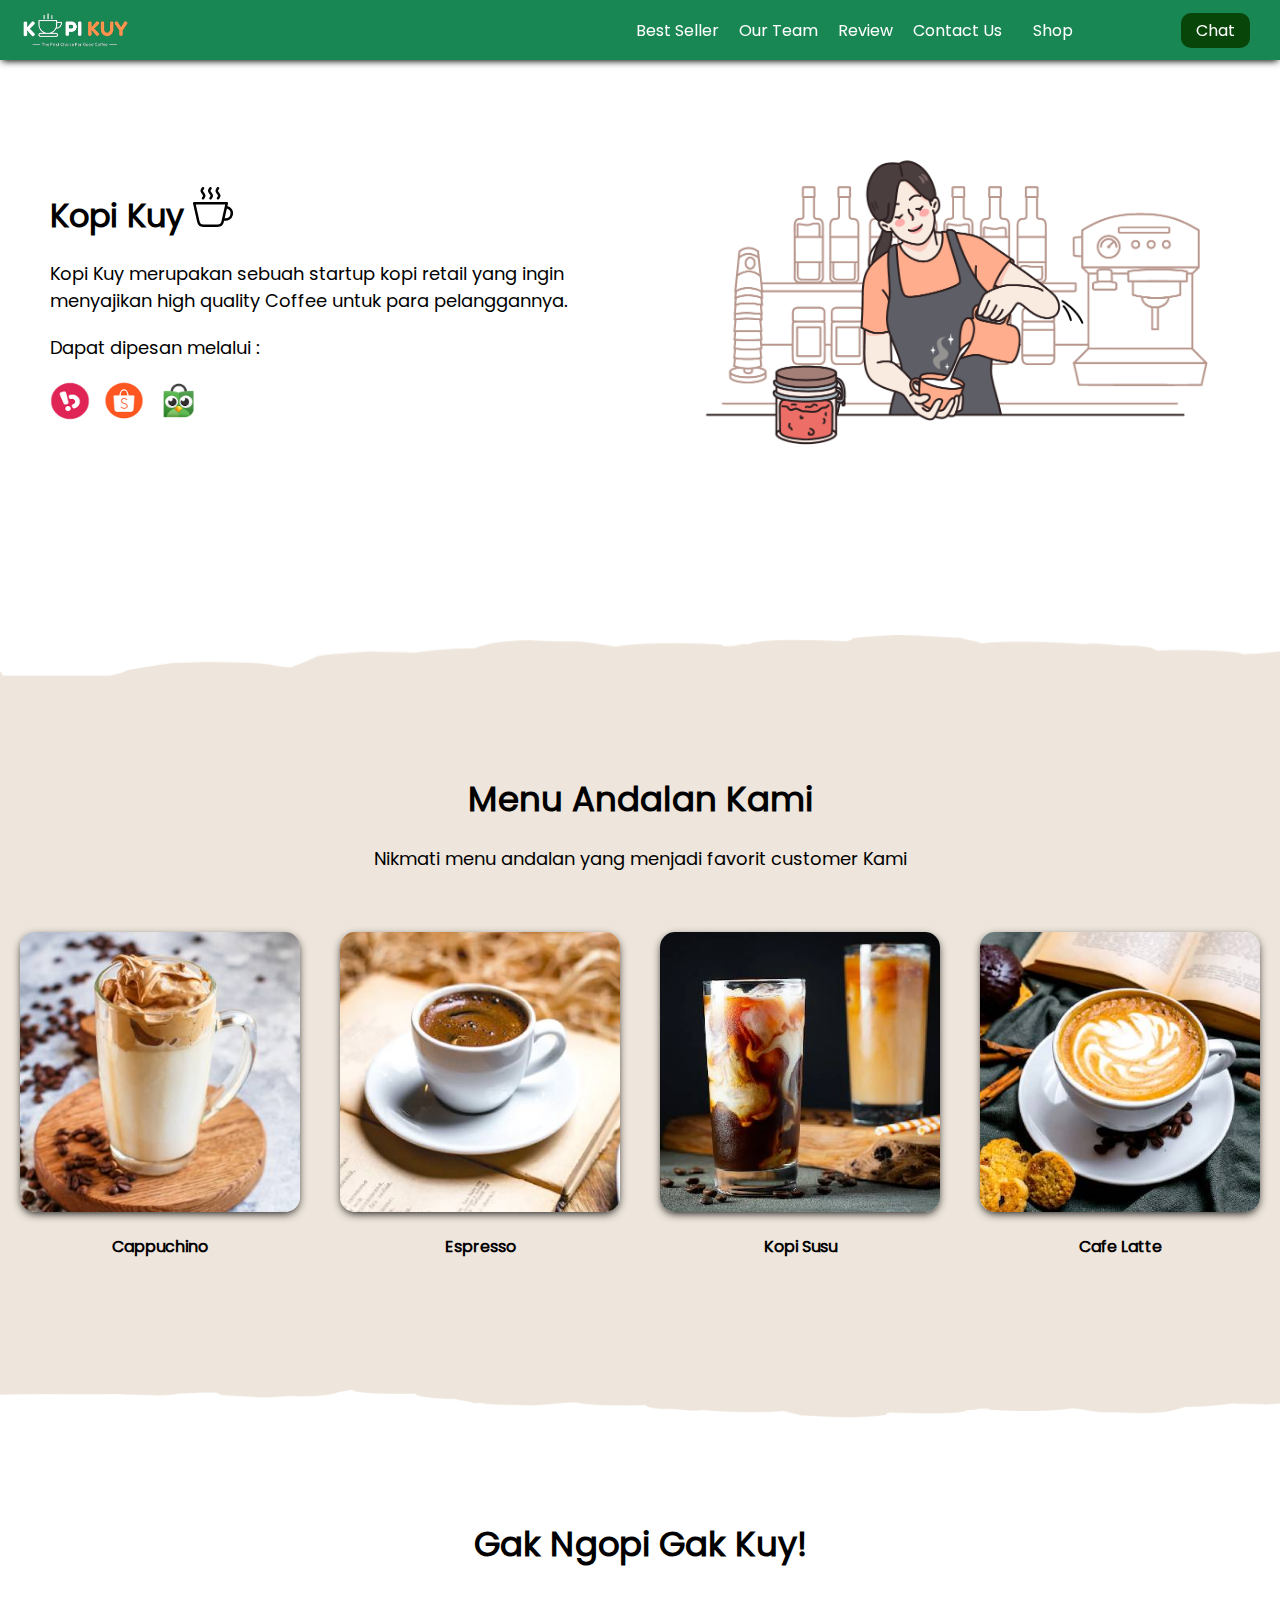
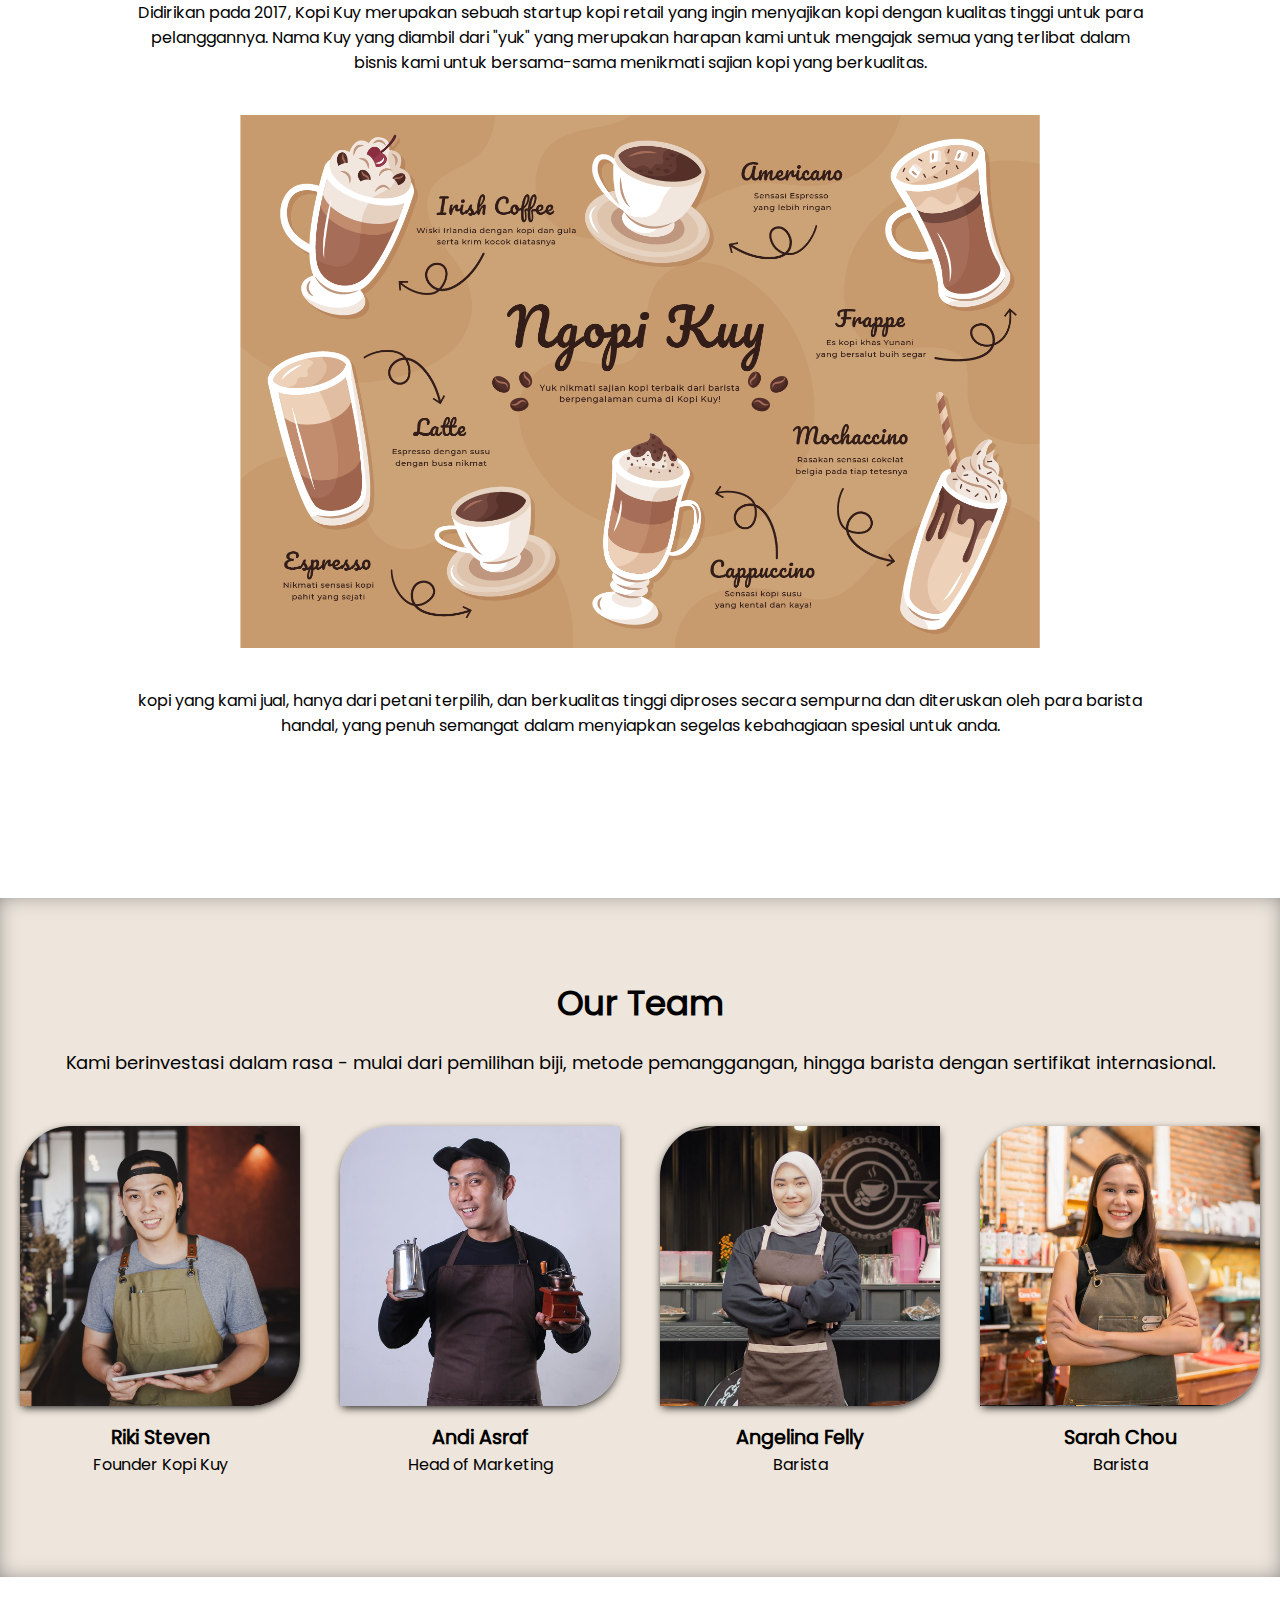
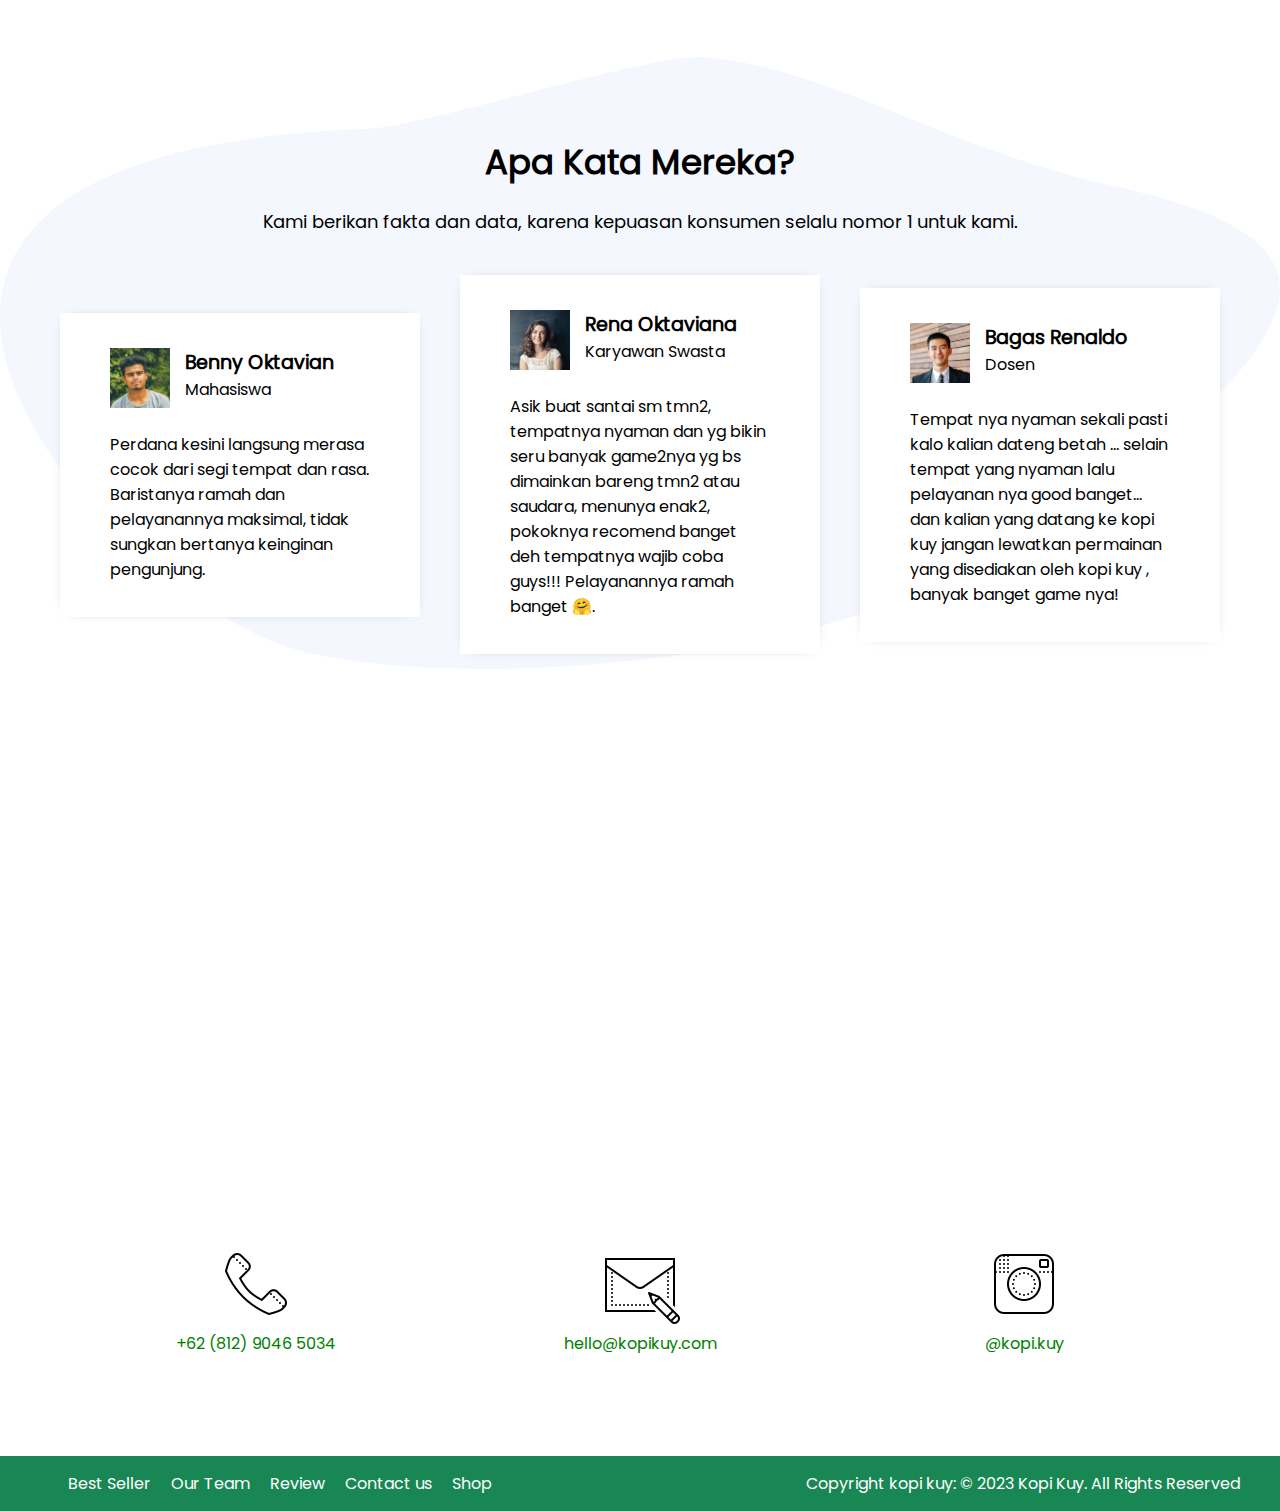
<file: index.html>
<!DOCTYPE html>
<html lang="id">

<head>
    <meta charset="UTF-8">
    <meta http-equiv="X-UA-Compatible" content="IE=edge">
    <meta name="viewport" content="width=device-width, initial-scale=1.0">
    <link rel="shortcut icon" href="images/favicon.ico" type="image/x-icon">
    <title>Website Kopi Kuy</title>
    <link rel="stylesheet" href="css/style.css">
</head>

<body>
    <nav>
        <img class="logo" src="images/logo/logo_kuy.png">
        <div class="navigasi">
            <a href="#best-seller">Best Seller</a>
            <a href="#our-team">Our Team</a>
            <a href="#review">Review</a>
            <a href="#contact-us">Contact Us</a>
        </div>
        <a class="shop" href="produk.html">Shop</a>
        <a class="chat" href="https://wa.me/628123456?text=Saya ingin bertanya" target="_blank">Chat</a>
    </nav>

    <!-- Tulis Kode HTML / <header> Setelah baris di bawah ini (baris 28) -->

 <header>
    <div class="kiri">
<h1>
    Kopi Kuy <img src="images/icon/icon_kopi.svg" alt="">
</h1>
<p>
    Kopi Kuy merupakan sebuah startup kopi retail yang ingin menyajikan 
    high quality Coffee untuk para pelanggannya.
</p>
<p>
    Dapat dipesan melalui :
</p>
<div class="olshop">
    <img src="images/logo/logo_bukalapak.png" alt="">
    <img src="images/logo/logo_shopee.png" alt="">
    <img src="images/logo/logo_tokopedia.png" alt="">
</div>
    </div>
    <div class="kanan">
        <img src="images/header/header1.png" alt="">
    </div>
 </header>
<section class="best-seller" id="best-seller">
    <h2>
        Menu Andalan Kami
    </h2>
    <p>
        Nikmati menu andalan yang menjadi favorit customer Kami
    </p>
    <div class="produk">
        <img src="images/produk/product_capuchino.jpg" alt="">
        <p>
            Cappuchino
        </p>
    </div>
    <div class="produk">
        <img src="images/produk/product_espresso.jpg" alt="">
        <p>
            Espresso
        </p>
    </div>
<div class="produk">
    <img src="images/produk/product_kopi_susu.jpg" alt="">
    <p>
        Kopi Susu
    </p>
</div>
<div class="produk">
    <img src="images/produk/product_latte.jpg" alt="">
    <p>
        Cafe Latte
    </p>
</div>
</section>
<section class="about-us" id="about-us">
    <h2>
        Gak Ngopi Gak Kuy!
    </h2>
    <p>
        Didirikan pada 2017, Kopi Kuy merupakan sebuah startup kopi retail 
    yang ingin menyajikan kopi dengan kualitas tinggi untuk para pelanggannya. 
    Nama Kuy yang diambil dari "yuk" yang merupakan harapan kami untuk mengajak semua 
    yang terlibat dalam bisnis kami untuk bersama-sama menikmati sajian kopi yang berkualitas.
    </p>
    <img src="images/about-us/aset_kopi_jumbo.png" alt="">
    <p>
        kopi yang kami jual, hanya dari petani terpilih, dan berkualitas tinggi diproses 
    secara sempurna dan diteruskan oleh para barista handal, yang penuh semangat 
    dalam menyiapkan segelas kebahagiaan spesial untuk anda.
    </p>
</section>
<section class="our-team" id="our-team">
    <h2>
        Our Team
    </h2>
    <p>
        Kami berinvestasi dalam rasa - mulai dari pemilihan biji, metode pemanggangan, 
    hingga barista dengan sertifikat internasional.
    </p>
    <div class="team">
        <img src="images/team/team1.jpg" alt="">
        <h3>Riki Steven</h3>
        <p>Founder Kopi Kuy</p>
    </div>
    <div class="team">
        <img src="images/team/team2.jpg" alt="">
        <h3> Andi Asraf </h3>
        <p> Head of Marketing</p>
    </div>
    <div class="team">
        <img src="images/team/team3.jpg" alt="">
        <h3>Angelina Felly</h3>
        <p>Barista</p>
    </div>
    <div class="team">
        <img src="images/team/team4.jpg" alt="">
        <h3>Sarah Chou</h3>
        <p>Barista</p>
    </div>
</section>
<section class="review" id="review">
    <h2>Apa Kata Mereka?</h2>
    <p>Kami berikan fakta dan data, karena kepuasan konsumen selalu nomor 1 untuk kami.</p>
<div class="testimoni">
    <img src="images/customer/customer1.jpg" alt="">
    <div class="profile">
        <h3>Benny Oktavian</h3>
        <p>Mahasiswa</p>
    </div>
    <p>Perdana kesini langsung merasa cocok dari segi tempat dan rasa. 
        Baristanya ramah dan pelayanannya maksimal, tidak sungkan bertanya keinginan pengunjung.</p>
</div>
<div class="testimoni">
    <img src="images/customer/customer2.jpg" alt="">
    <div class="profile">
        <h3>Rena Oktaviana</h3>
        <p>Karyawan Swasta</p>
    </div>
    <p>Asik buat santai sm tmn2, tempatnya nyaman dan yg bikin seru banyak game2nya 
        yg bs dimainkan bareng tmn2 atau saudara, menunya enak2, pokoknya recomend 
        banget deh tempatnya wajib coba guys!!! Pelayanannya ramah banget 🤗.</p>
</div>
<div class="testimoni">
    <img src="images/customer/customer3.jpg" alt="">
<div class="profile">
    <h3>Bagas Renaldo</h3>
    <p>Dosen</p>
</div>
<p>Tempat nya nyaman sekali pasti kalo kalian dateng betah ... 
    selain tempat yang nyaman lalu pelayanan nya good banget... 
    dan kalian yang datang ke kopi kuy jangan lewatkan permainan yang disediakan 
    oleh kopi kuy , banyak banget game nya!</p>
</div>
</section>
<section class="contact-us" id="contact-us">
    <iframe src="https://www.google.com/maps/embed?pb=!1m14!1m8!1m3!1d7932.741866032694!2d106.668581!3d-6.214715!3m2!1i1024!2i768!4f13.1!3m3!1m2!1s0x2e69f9912c7f297b%3A0xe5a3a671dae861ab!2sKopi%20kuy!5e0!3m2!1sid!2sid!4v1680617229460!5m2!1sid!2sid" frameborder="0"></iframe>
    <div class="kontak">
        <img src="images/icon/icon_phone.png" alt="">
        <p>+62 (812) 9046 5034</p>
    </div>
    <div class="kontak">
        <img src="images/icon/icon_mail.png" alt="">
        <p>hello@kopikuy.com</p>
    </div>
    <div class="kontak">
        <img src="images/icon/icon_instagram.png" alt="">
        <p> @kopi.kuy </p>
    </div>
</section>
<footer>
    <div class="navigasi">
    <a href="#best-seller"> Best Seller </a>
    <a href="#our-team"> Our Team </a>
    <a href="#Review">Review</a>
    <a href="#Contact-us">Contact us</a>
    <a href="#Produk.html">Shop</a>
    </div>
    <p>Copyright kopi kuy: © 2023 Kopi Kuy. All Rights Reserved</p>
</footer>

    <!--
        Kode HTML tidak boleh lewat dari batas ini
        Pastikan setiap section di tutup
        misalnya kode <section class="best-seller"> harus ada
        di bawah kode </header> (perhatikan ada garis miringnya
        dan setiap section harus setelah kode </section>
        jangan menulis <section> di dalam <section>
    -->
</body>

</html>
</file>
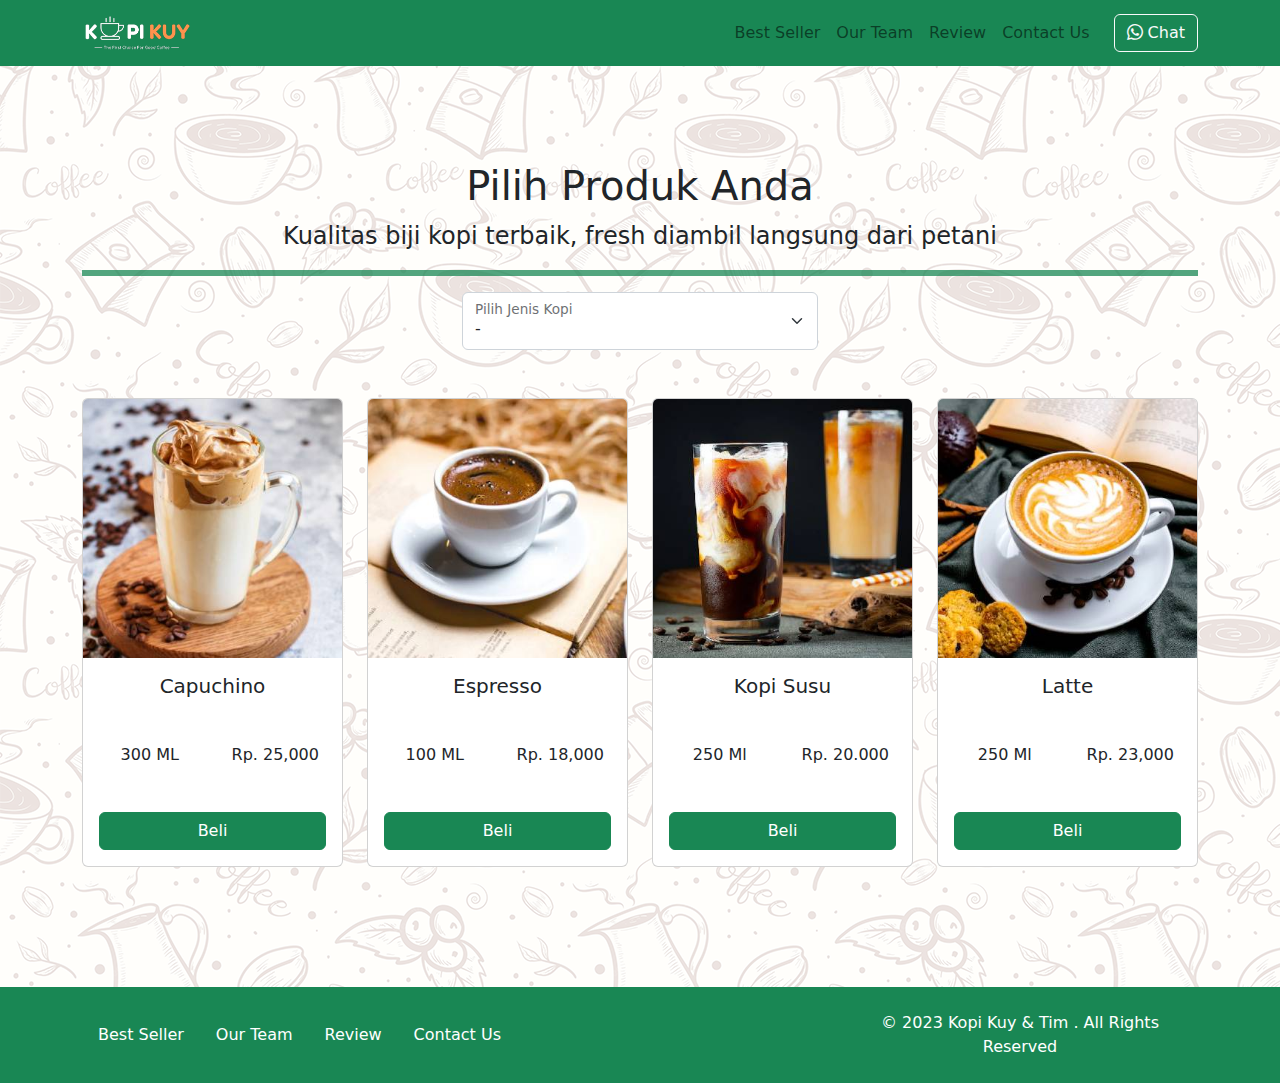
<file: produk.html>
<!DOCTYPE html>
<html lang="id">

<head>
    <meta charset="UTF-8">
    <meta http-equiv="X-UA-Compatible" content="IE=edge">
    <meta name="viewport" content="width=device-width, initial-scale=1.0">
    <link rel="shortcut icon" href="images/favicon/favicon.ico" type="image/x-icon">
    <title>Produk</title>
    <link rel="shortcut icon" href="images/favicon.ico" type="image/x-icon">
    <link rel="stylesheet" href="vendor/bootstrap/bootstrap.min.css">
    <link rel="stylesheet" href="vendor/bootstrap/bootstrap-icons.css">
    <script src="vendor/bootstrap/bootstrap.bundle.min.js"></script>
    <script src="js/jquery-3.6.3.min.js"></script>
    <style>
        /* tulis kode CSS internal di bawah sini */

body {
  background-image: url(images/background/bgkopi.png);
}
        /* Batas Akhir penulisan kode CSS internal */
    </style>
</head>

<body>
    <!-- Tulis Kode Bootstrap Di Bawah Sini -->

    <nav class="navbar sticky-top navbar-drak bg-success navbar-expand-lg bisadicopy">
        <div class="container">
            <a class="navbar-brand" href="index.html">
                <img src="images/logo/logo_kuy.png" height="40" alt="image">
            </a>
            <button class="navbar-toggler" type="button" data-bs-toggle="collapse" data-bs-target="#navbarNav11"
                aria-controls="navbarNav11" aria-expanded="false" aria-label="Toggle navigation">
                <span class="navbar-toggler-icon"></span>
            </button>
            <div class="collapse navbar-collapse" id="navbarNav11">
                <ul class="navbar-nav ms-auto">
                    <li class="nav-item">
                        <a class="nav-link" href="index.html#best-seller">Best Seller</a>
                    </li>
                    <li class="nav-item">
                        <a class="nav-link" href="index.html#our-team">Our Team</a>
                    </li>
                    <li class="nav-item">
                        <a class="nav-link" href="index.html#review">Review</a>
                    </li>
                    <li class="nav-item">
                        <a class="nav-link" href="index.html#contact-us">Contact Us</a>
                    </li>
                </ul>
                <a target="_blank" class="btn btn-outline-light ms-md-3"
                    href="https://wa.me/6281291551234?text=halo kopi kuy saya mau pesan"><i class="bi bi-whatsapp"></i>
                    Chat</a>
            </div>
        </div>
    </nav>

    <section class="riki-block produk text-center my-5 py-5">
        <div class="container">
            <h1>Pilih Produk Anda</h1>
            <p class="fs-4">Kualitas biji kopi terbaik, fresh diambil langsung dari petani</p>
            <hr class="border border-success border-3 opacity-75">

            <!-- Ini Untuk Select -->
            <div class="row justify-content-center">
                <div class="col-md-4">
                    <div class="form-floating">
                        <select class="form-select" id="select_kopi">
                            <option selected disabled>-</option>
                            <option value="arabica">Arabica</option>
                            <option value="robusta">Robusta</option>
                            <option value="nonkopi">Non Kopi</option>
                        </select>
                        <label for="select_kopi">Pilih Jenis Kopi</label>
                    </div>
                </div>
            </div>
            <div id="baris_produk" class="row row-cols-1 row-cols-sm-2 row-cols-md-3 row-cols-lg-4 text-center mt-5">
              <div class="col mb-4">
                <div class="card">
                  <img src="images/produk/product_capuchino.jpg" class="card-img-top" alt="...">
                  <div class="card-body">
                    <h5 class="card-title">Capuchino</h5>
                    <div class="row hargasize my-4">
                      <div class="col">
                        300 ML
                      </div>
                      <div class="col">
                        Rp. 25,000
                      </div>
                    </div>
                    <a href="#" class="btn btn-success w-100">Beli</a>
                  </div>
                </div>
              </div>
      
              <div class="col mb-4">
                <div class="card">
                  <img src="images/produk/product_espresso.jpg" class="card-img-top" alt="...">
                  <div class="card-body">
                    <h5 class="card-title">Espresso</h5>
                    <div class="row hargasize my-4">
                      <div class="col">
                        100 ML
                      </div>
                      <div class="col">
                        Rp. 18,000
                      </div>
                    </div>
                    <a href="#" class="btn btn-success w-100">Beli</a>
                  </div>
                </div>
              </div>
      
              <div class="col mb-4">
                <div class="card">
                  <img src="images/produk/product_kopi_susu.jpg" class="card-img-top" alt="...">
                  <div class="card-body">
                    <h5 class="card-title">Kopi Susu</h5>
                    <div class="row hargasize my-4">
                      <div class="col">
                        250 Ml
                      </div>
                      <div class="col">
                        Rp. 20.000
                      </div>
                    </div>
                    <a href="#" class="btn btn-success w-100">Beli</a>
                  </div>
                </div>
              </div>
      
              <div class="col mb-4">
                <div class="card">
                  <img src="images/produk/product_latte.jpg" class="card-img-top" alt="...">
                  <div class="card-body">
                    <h5 class="card-title">Latte</h5>
                    <div class="row hargasize my-4">
                      <div class="col">
                        250 Ml
                      </div>
                      <div class="col">
                        Rp. 23,000
                      </div>
                    </div>
                    <a href="#" class="btn btn-success w-100">Beli</a>
                  </div>
                </div>
              </div>
            </div>
          </div>
        </section>

    <footer class="riki-block footer-small py-4 bg-success">
        <div class="container">
            <div class="row align-items-center">
                <div class="col-12 col-md-8">
                    <ul class="nav justify-content-center justify-content-md-start">
                        <li class="nav-item">
                            <a class="nav-link" href="index.html#best-seller">Best Seller</a>
                        </li>
                        <li class="nav-item">
                            <a class="nav-link" href="index.html#our-team">Our Team</a>
                        </li>
                        <li class="nav-item">
                            <a class="nav-link" href="index.html#review">Review</a>
                        </li>
                        <li class="nav-item">
                            <a class="nav-link" href="index.html#contact-us">Contact Us</a>
                        </li>
                    </ul>
                </div>

                <div class="col-12 col-md-4 mt-4 mt-md-0 text-center text-md-right">
                    &copy; 2023 Kopi Kuy &amp; Tim . All Rights Reserved
                </div>
            </div>
        </div>
    </footer>


    <!-- Batas Akhir penulisan kode Bootstrap -->
    <script>
        /* Tulis Javascript Di bawah Sini */
        var sumber = "https://rikikurnia.com/prakerja/api/kopi"
        var sumber2 = "data.json"

        select_kopi.onchange = function () {
            var dipilih = select_kopi.value
            console.log(dipilih)

            ambilData(dipilih)
        }

        function ambilData(dipilih) {

          var template = ""
            $.getJSON(sumber2).then(function (data) {
                var data_kopi = data[dipilih]
                console.log(data_kopi)

                data_kopi.forEach(item => {
                    template += `<div class="col mb-4">
                        <div class="card">
                            <img src="${item.foto}" class="card-img-top" alt="...">
                            <div class="card-body">
                                <h5 class="card-title">${item.nama}</h5>
                                <div class="row hargasize my-4">
                                    <div class="col">
                                        ${item.size}
                                    </div>
                                    <div class="col fw-bold text-primary">
                                        ${item.harga}
                                    </div>
                                </div>
                                <a href="${item.link}" class="btn btn-success w-100"><i class="bi bi-cart4"></i> Beli</a>
                            </div>
                        </div>
                    </div>`
                })

                baris_produk.innerHTML = template
            })
          }

        /* Batas Akhir penulisan kode Javascript */
    </script>
</body>

</html>
</file>
<file: css/style.css>
/* Kode * di bawah ini untuk mereset tampilan setiap web browser supaya seragam */

* {
   box-sizing: border-box;
   margin: 0;
   padding: 0;
}

html {
   /* scroll-behavior: smooth agar scroll ketika klik pada navigasi menjadi halus */
   scroll-behavior: smooth;
}

/* 
Kode di bawah ini untuk mengatur nav sampai footer agar memiliki tampilan flexibel
selengkapnya akan di bahas di hari ke 3
*/

nav,
header,
section,
footer {
   /* 
      display: flex memiliki pengaturan yang dapat mengatur agar elemen
      di dalamnya memiliki ukuran yang fleksibel
      digunakan saat ada elemen yang isinya lebih dari satu kolom
   */
   display: flex;
   /* 
      align-items: center mengatur elemen di dalamnya rata tengah vertikal
   */
   align-items: center;

   /* 
      justify-content: center mengatur elemen di dalamnya rata tengah horizontal
   */
   justify-content: center;

   /* 
      flex-wrap: wrap mengatur agar jika lebar elemen berlebih, maka elemen
      akan otomatis diletakan di baris baru (tidak dipaksakan di satu baris)
   */
   flex-wrap: wrap;
}



/* 
Kode @font-face untuk menginstall font ke dalam Website 
src adalah untuk lokasi fontnya, font dapat di cari di website https://fonts.google.com/
dengan memberi nama family, maka kita mendaftarkan font tersebut ke dalam website
*/

@font-face {
   src: url(../fonts/poppins.woff2);
   font-family: 'Poppins';
}

body {
   /* 
   mendaftarkan semua teks pada body menjadi family Poppins 
   kenapa pada body? karena elemen body membungkus semua elemen dari nav section sampai footer
   */
   font-family: 'Poppins';
}

/*
Misalnya ada font dari google yang bernama Irish Grover yang berada di:
https://fonts.gstatic.com/s/irishgrover/v23/buExpoi6YtLz2QW7LA4flVgv__RP.woff2

maka bisa coba copy kode berikut untuk menginstall font tadi:

@font-face {
  font-family: 'Irish Grover';
  font-style: normal;
  font-weight: 400;
  src: url(https://fonts.gstatic.com/s/irishgrover/v23/buExpoi6YtLz2QW7LA4flVgv__RP.woff2) format('woff2');
}

Jika kode di atas sudah di copy
Nanti pada element yang ingin menggunakan font Irish Grover Tadi, tinggal diganti font-familynya
misal mau mengganti h1 dan h2 maka kodenya sebagai berikut:

h1,h2 {
   font-family: 'Irish Grover';
}

*/


a {
   /* menghilangkan garis bawah pada link */
   text-decoration: none;

   /* 
   color: adalah untuk mengganti warna tulisan.
   color:unset digunakan pada a untuk menghilangkan warna bawaan pada link (biasanya warna biru) 
   */
   color: unset;
}

h2 {
   /* mengatur ukuran huruf ke 34 pixel */
   font-size: 34px;
}

h3 {
   /* mengatur ukuran huruf ke 1.2rem */
   font-size: 1.2rem;
}

h1,
h2,
h3 {
   /* mengatur tebal huruf bisa bold, normal*/
   font-weight: bold;
}

img {
   /* 
      kode max-width artinya lebar maksimal
      mengatur agar semua elemen img memiliki lebar maksimal 100% agar
      besar gambar tidak melebihi layar ataupun elemen pembungkus
   */
   max-width: 100%;
}

/* Navigasi */

nav {
   /* 
   background-color mengatur warna latar belakang 
   untuk pengguna hp, pergantian warna tidak bisa seperti vs code
   hanya dapat menggunakan warna bahasa inggris seperti: red, green, brown, purple dsb
   untuk pengguna vscode silahkan arahkan mouse ke kotak warna di bawah
   untuk mengganti warna sesuai keinginan
   */
   background-color: #198754;

   /* box-shadow membuat efek bayangan */
   box-shadow: 0 3px 7px -2px #000;

   /* width mengatur lebar elemen. 100% agar lebarnya full dari kiri sampai kanan layar */
   width: 100%;

   /* 
   padding digunakan untuk memberi jarak ke dalam. 
   efeknya bila digunakan pada elemen yang memiliki warna latar akan membuat elemen tersebut 'gemuk'
   padding-top artinya jarak ke atas, nilai padding dapat berupa
   padding-top, padding-bottom, padding-left, padding-right
   */
   padding-top: 10px;
   padding-bottom: 10px;

   /* 
   position mengatur posisi elemen, position:fixed supaya elemen nav akan ikut menempel di atas layar
   saat kita scroll ke bawah. Jika ingin navigasi gak nempel, bisa menggunakan position:static;
   */
   position: fixed;

   /* Nilai z-index semakin besar, maka elemen akan semakin di depan */
   z-index: 500;
}

img.logo {
   /* height mengatur tinggi elemen */
   height: 40px;
   /* penjelasan margin mirip dengan padding, fungsinya untuk memberi jarak pada elemen */
   margin-left: 20px;
}

div.navigasi {
   margin-left: auto;
   margin-right: 15px;
}

nav a {
   color: #fff;
   padding-left: 8px;
   padding-right: 8px;
}

a.shop {
   margin-right: 100px;
}

a.chat {
   margin-right: 30px;
   background-color: rgb(8, 69, 8);
   color: #fff;
   padding-top: 5px;
   padding-right: 15px;
   padding-bottom: 5px;
   padding-left: 15px;
   border-radius: 10px;
}


/* 
   PERHATIKAN bahwa dalam mengatur elemen, nama elemen langsung ditulis
   sedangkan untuk mengatur class, dibutuhkan tanda titik (.) terlebih dulu
   img {} berarti seluruh elemen dengan tag img (<img src="....">), 
   sedangkan .img artinya hanya elemen dengan class img (<img class="img" src="...">) 
*/


/* HEADER */


header,
section {
   /*
    padding mengatur jarak ke dalam
    pada padding dan margin ditambahkan top / right / bottom / top 
    untuk mengatur jarak masing-masing 
   */
   padding-top: 80px;
   padding-bottom: 80px;

   /* margin mengatur jarak ke luar */
   margin-bottom: 80px;
}

/* penulisan CSS dapat digabung dengan beberapa elemen */
header div.kiri,
header div.kanan {
   /* width mengatur lebar elemen. 50% artinya setengah ukuran elemen pembungkus */
   width: 50%;
   padding: 50px;
}

header h1 {
   margin-bottom: 20px;
}

header p {
   /* font-size digunakan untuk mengatur ukuran huruf */
   font-size: 18px;
   margin-bottom: 20px;
}

div.olshop img {
   width: 40px;
   /* aspect-ratio:1 agar tinggi menyesuaikan width */
   aspect-ratio: 1;
   margin-right: 10px;
}

/* Best Seller */

section.best-seller {
   position: relative;

   /* background-color mengatur warna latar belakang elemen */
   background-color: #EEE6DC;

   /* text-align mengatur rata tulisan, bisa bernilai: left, right, center, justify */
   text-align: center;
}

/* 
terkait position, after, dan before memerlukan pemahaman mendalam
terkait layout pada CSS untuk dapat memahami secara penuh 
*/

section.best-seller::before,
section.best-seller::after {
   position: absolute;
   content: "";
   width: 100%;
   height: 76px;

   /* background-image untuk menambahkan gambar sebagai background */
   background-image: url(../images/background/garis-atas.png);

   /*background-size agar gambar latar menyesuaikan tinggi / lebar elemen */
   background-size: cover;

   top: -60px;
   left: 0;
}

section.best-seller::after {
   height: 60px;
   background-image: url(../images/background/garis-bawah.png);
   top: unset;
   bottom: -60px;
}

section.best-seller h2 {
   margin-bottom: 20px;
   width: 100%;
}

/* 
Penulisan section.best-seller > p berarti mengatur elemen p yang langsung
di bungkus oleh elemen <section class="best-seller">
aturan ini tidak berlaku untuk elemen <p> yang ada di dalam <div class="produk">
*/

section.best-seller>p {
   font-size: 18px;
   margin-bottom: 40px;
   width: 100%;
}

div.produk {
   /* 
      Penulisan padding dan margin seperti padding:20px ini penulisan singkat 
      yang berarti top, right, bottom, left nilainya sama, yaitu 20px 
   */
   padding: 20px;
   width: 25%;
}

div.produk img {
   /* transition membuat animasi transisi dari perubahan style, 0.3s berarti 0.3 detik */
   transition: all 0.3s ease;

   /* border-radius  Membuat sudut membulat */
   border-radius: 15px;

   /* box-shadow membuat efek bayangan */
   box-shadow: 0 3px 10px -2px #000;
}

/*

kode div.produk img:hover akan dijalankan saat mouse ada di atas elemen <img> yang ada
di dalam <div class="produk"> 
karena ada efek transition pada div.produk img 
maka akan menghasilkan efek animasi yang smooth

*/
div.produk img:hover {

   /* membuat transformasi, bisa berupa scale(1.05), rotate(180deg), translateY(-50px), dsb */
   transform: scale(0.9);
   border-radius: 50%;
}

div.produk p {
   margin-top: 15px;
   font-weight: bold;
}



/* About US */

section.about-us {
   /* max-width: 80%; mengatur lebar maksimal elemen tidak boleh melebihi 80% layar */
   max-width: 80%;

   /* margin-left dan margin-right auto akan membuat posisi elemen berada di tengah */
   margin-left: auto;
   margin-right: auto;
   text-align: center;
}

section.about-us h2 {
   margin-bottom: 30px;
   width: 100%;
}

section.about-us img {
   /* 
      Penulisan width: 800px dan max-width: 100% mengatur agar
      elemen memiliki lebar 800px namun tidak boleh melebihi 100% ukuran layar
   */
   width: 800px;
   max-width: 100%;
   margin: auto;
}

/*
section.about-us p:nth-child(2) berarti mengatur elemen ke 2 dengan jenis <p>
yang ada di dalam <section class="about-us">
*/

section.about-us p:nth-child(2) {
   margin-bottom: 40px;
}

section.about-us p:nth-child(4) {
   margin-top: 40px;
}


/* OUR TEAM */

section.our-team {
   background-color: #EEE6DC;
   box-shadow: inset 0px 0px 23px -6px #707070;
   text-align: center;
}

section.our-team h2 {
   margin-bottom: 20px;
   width: 100%;
}

section.our-team>p {
   margin-bottom: 30px;
   font-size: 18px;
   width: 800px;
   max-width: 90%;
   margin-left: auto;
   margin-right: auto;
   width: 100%;
}

div.team {
   width: 25%;
   padding: 20px;
}

div.team img {
   width: 100%;
   aspect-ratio: 1/1;
   object-fit: cover;
   box-shadow: 0 3px 10px -2px #000;
   border-radius: 50px 0px 50px 0px;
   margin-bottom: 10px;
}


/* REVIEW */

section.review {
   background-image: url(../images/background/bg-review.svg);
   /* 
      background-size: contain;
      membuat gambar latar belakang tidak terpotong
   */
   background-size: contain;

   /* 
      background-repeat: no-repeat;
      membuat gambar latar belakang tidak diulang (duplikat)
   */
   background-repeat: no-repeat;
   padding-left: 40px;
   padding-right: 40px;
   justify-content: space-around;
   /* align-items: stretch; membuat tinggi elemen di dalam .review .baris seragam */
   text-align: center;
}

section.review h2 {
   margin-bottom: 20px;
   width: 100%;
}

section.review>p {
   margin-bottom: 40px;
   font-size: 18px;
   width: 100%;
}

div.testimoni {
   width: 30%;
   display: flex;
   flex-wrap: wrap;
   padding: 35px 50px;
   box-shadow: 0px 0px 12px -10px #000;
   background-color: #fff;
}

div.testimoni img {
   width: 60px;
   height: 60px;
   margin-right: 15px;
   object-fit: cover;
}

div.profile {
   text-align: left;
   display: block;
   margin-bottom: 30px;
   width: calc(100% - 75px);
}

div.profile p {
   width: 100%;
   text-align: left;
}

div.testimoni>p {
   width: 100%;
   text-align: left;
}


/* CONTACT US */
section.contact-us {
   margin-bottom: 20px;
}

section.contact-us iframe {
   width: 100%;
   height: 300px;
   border: 0;
}

div.kontak {
   width: 30%;
   /* color mengatur warna tulisan */
   color: green;
   text-align: center;
   margin-top: 50px;
}


/* FOOTER */

footer {
   background-color: #198754;
   padding-top: 15px;
   padding-bottom: 15px;
   color: #fff;
   padding-right: 40px;
   padding-left: 40px;
}

footer div.navigasi {
   margin-left: 20px;
   margin-right: auto;
}

footer div.navigasi a {
   padding: 8px;
}

/* UNTUK kode RESPONSIF hari ke 3 tulis DI BAWAH sini */

@media(max-width:600px) {

   div.navigasi {
      display: none;
   }

   a.shop {
      margin-right: 20px;
      margin-left: auto;
   }

   header div.kiri,
   header div.kanan {
      width: 100%;
      padding: 30px;
      text-align: center;
   }

   div.team,
   div.produk,
   div.kontak {
      width: 50%;
   }

   div.testimoni {
      width: 100%;
      margin-bottom: 40px;
   }

}

/* Kode CSS Selesai di sini */
</file>
